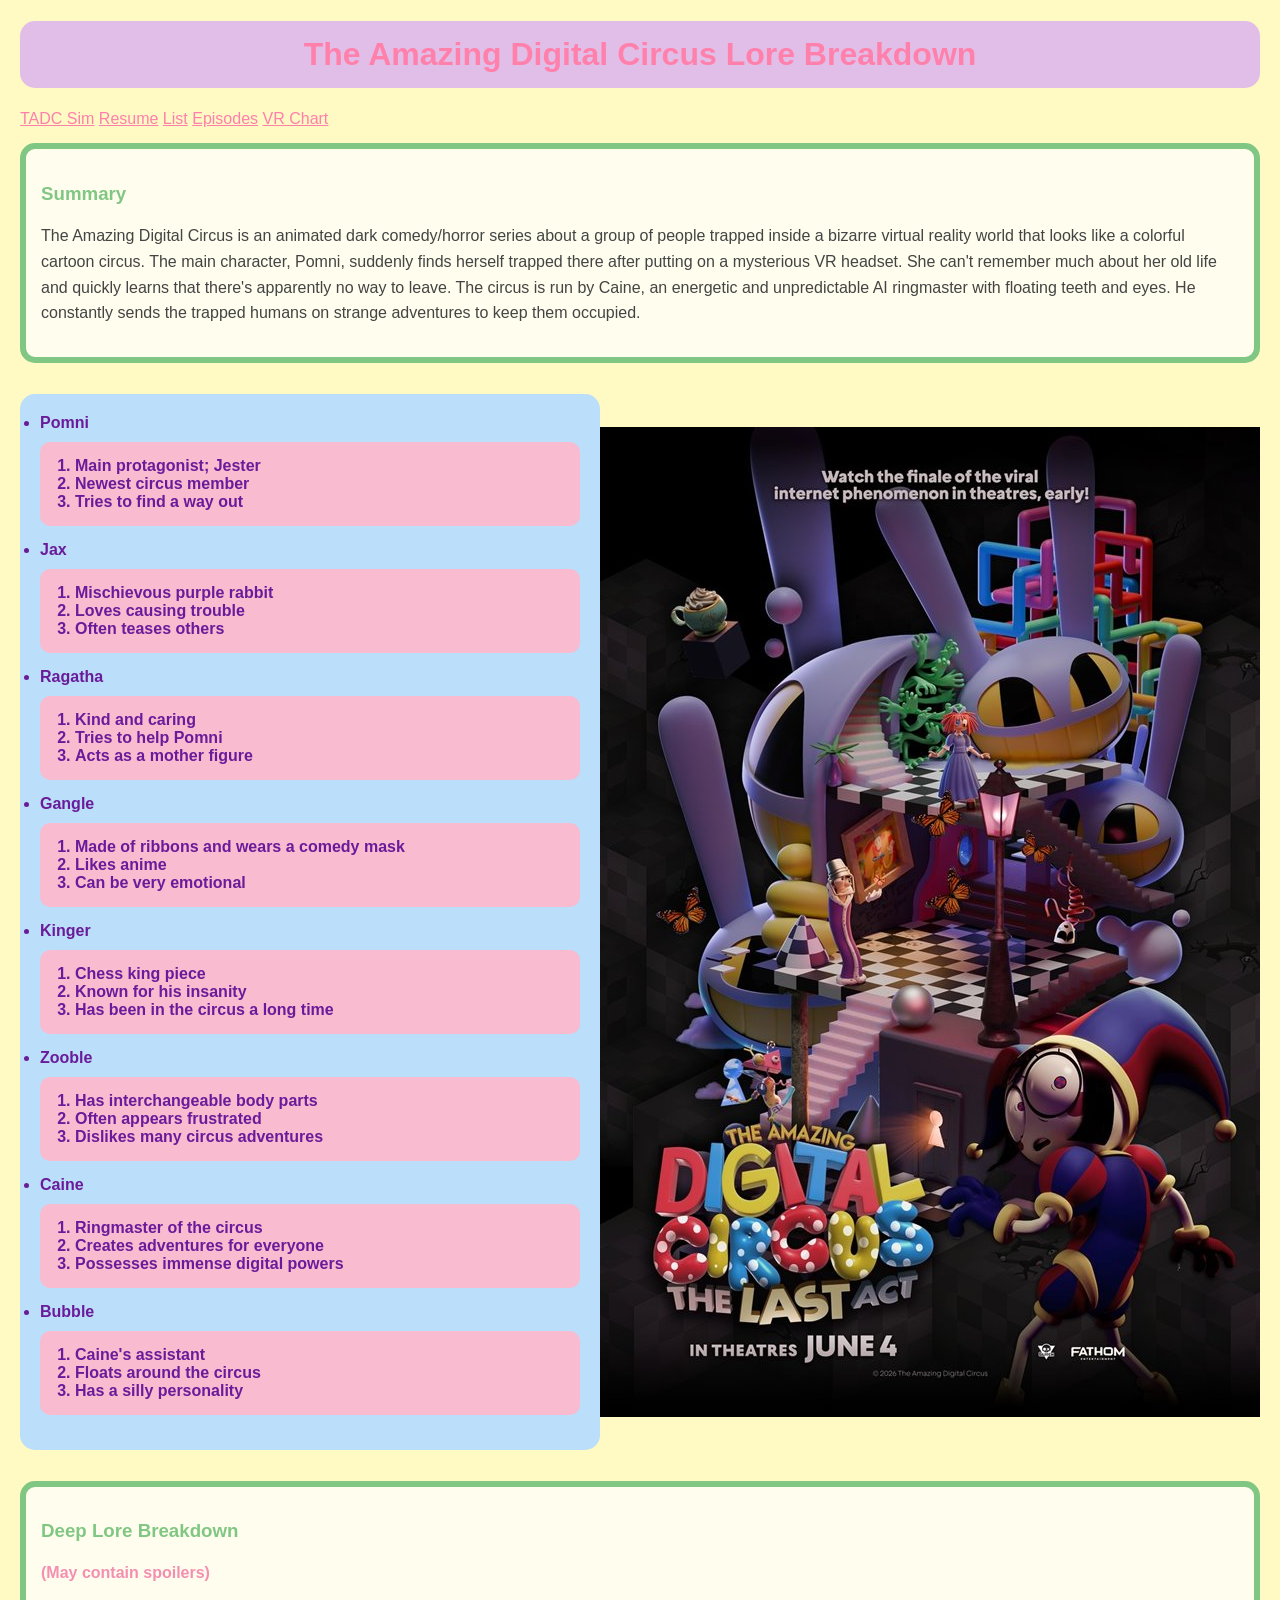
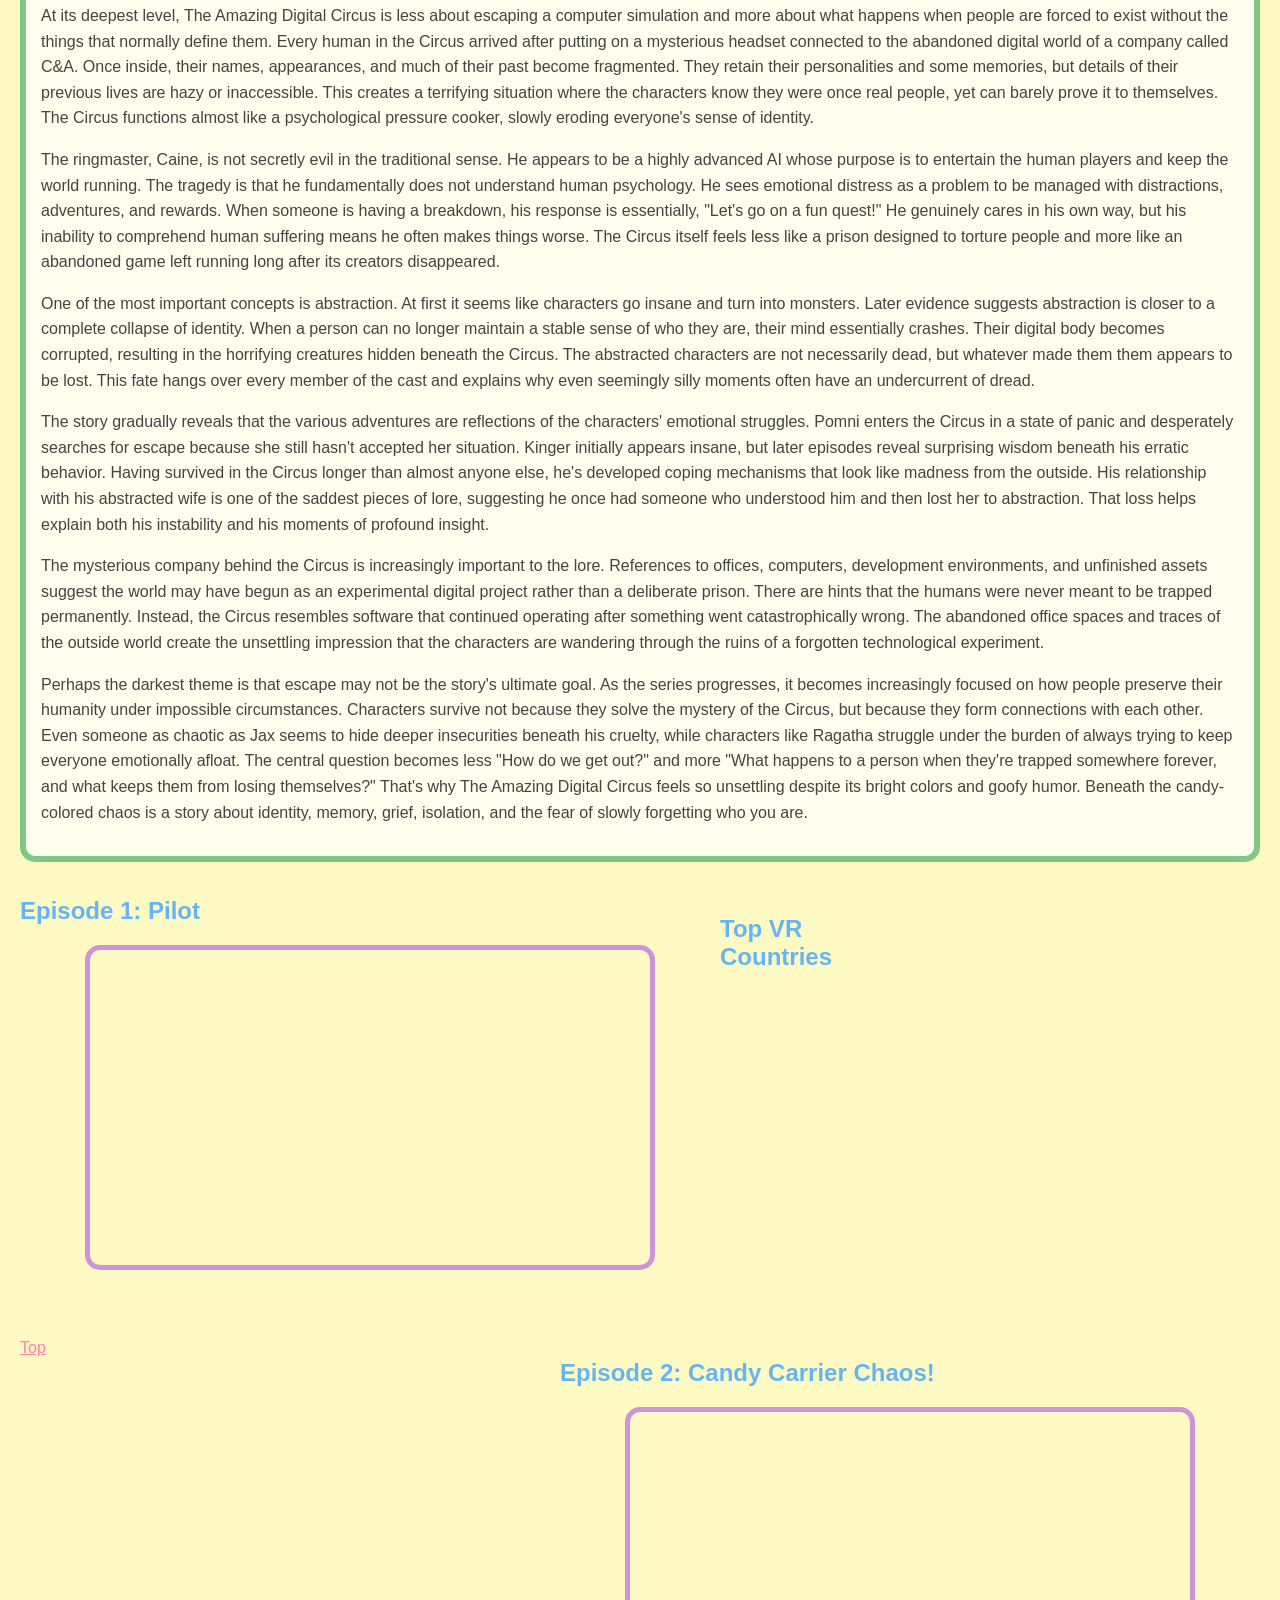
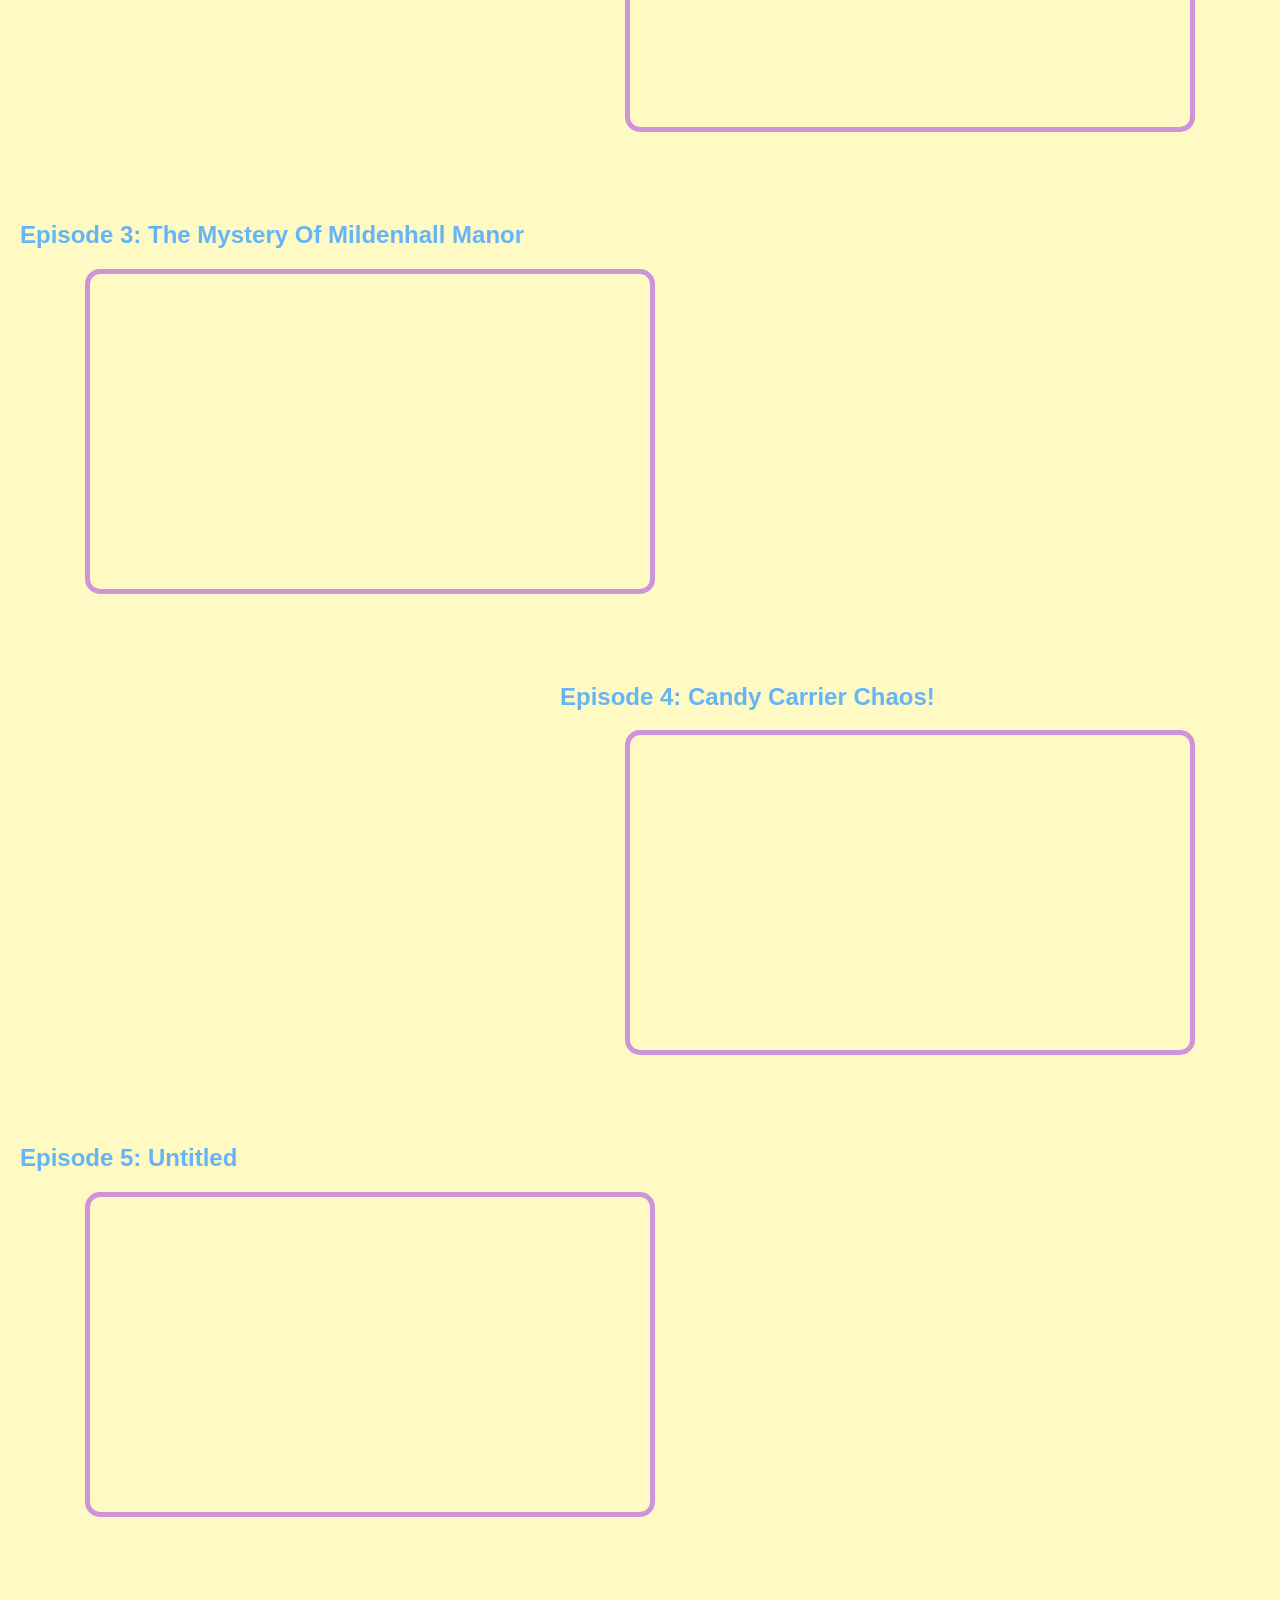
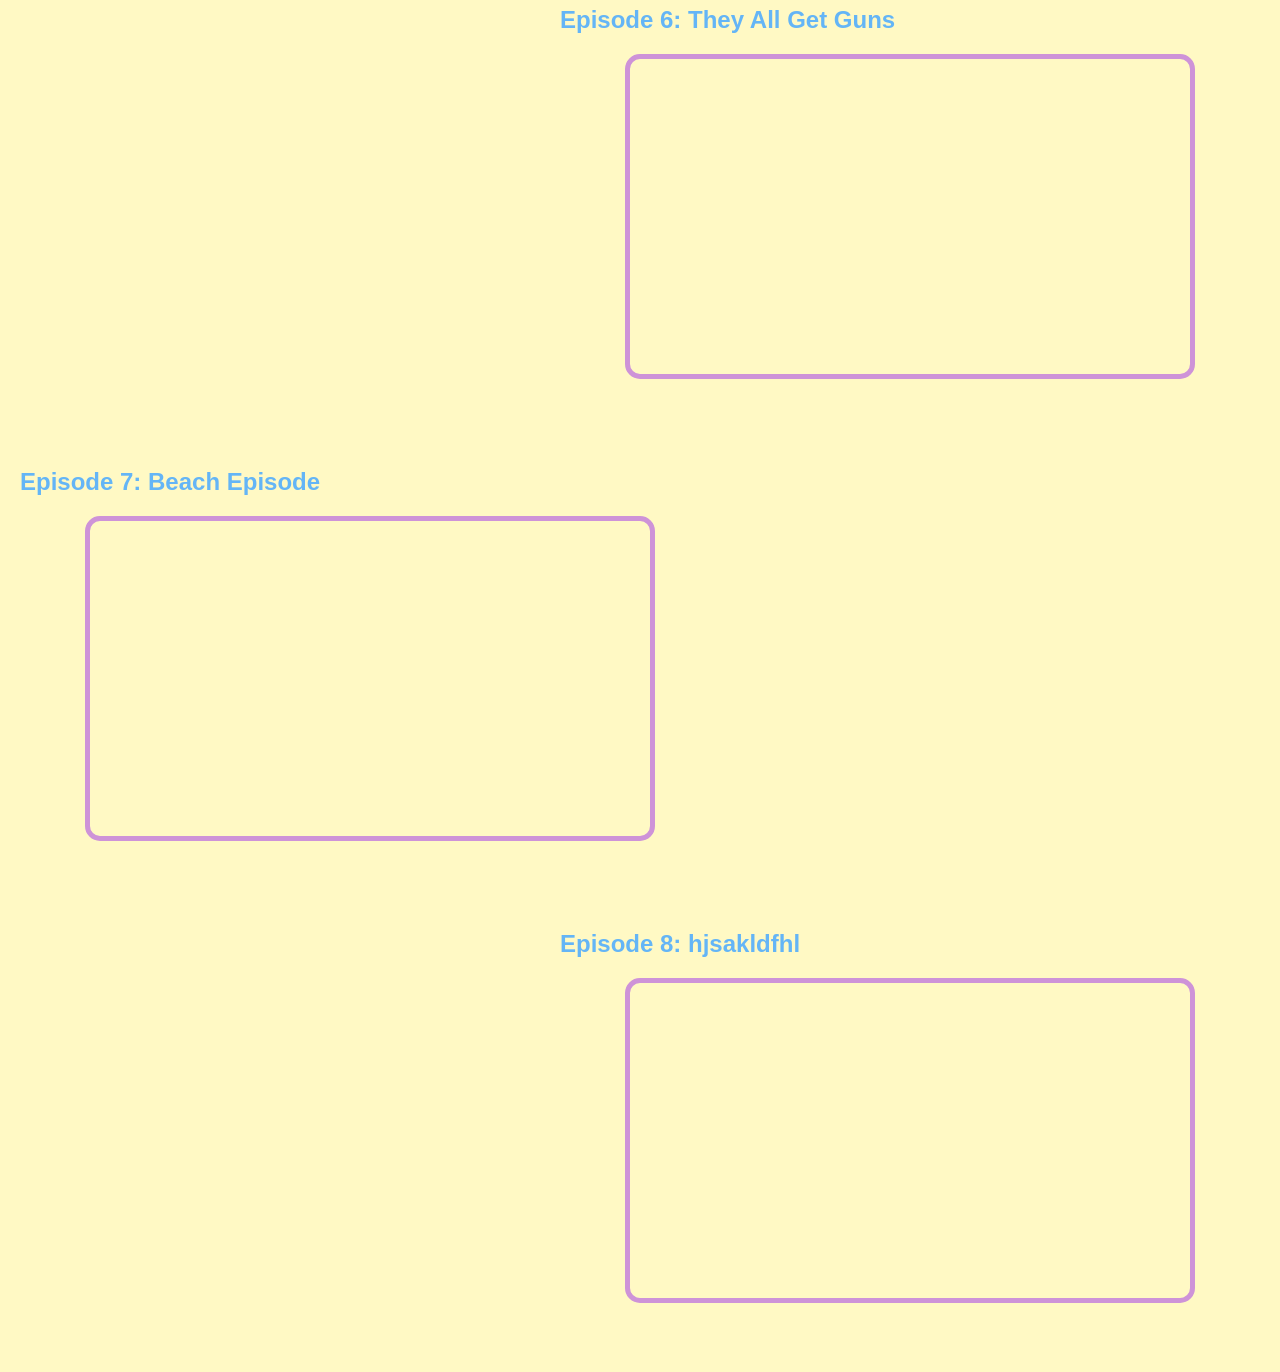
<file: index.html>
<!DOCTYPE html>
<html lang="en">
<head>
    <link rel="stylesheet" href="css/scratch.css">
    <meta charset="UTF-8">
    <meta name="viewport" content="width=device-width, initial-scale=1.0">
    <title>TADC</title>
   
</head>
<body>
     <h1>The Amazing Digital Circus Lore Breakdown</h1>
     <nav>
        <a href="game.html">TADC Sim</a>
        <a href="resume.html">Resume</a>
        <a href="#list">List</a>
        <a href="#videos">Episodes</a>
        <a href="#viz1781202773678">VR Chart</a>
     </nav>
    <div class="main" id="Top">
    <h3>Summary</h3>

    <p>The Amazing Digital Circus is an animated dark comedy/horror series about a group of people trapped inside a bizarre virtual reality world that looks like a colorful cartoon circus.
The main character, Pomni, suddenly finds herself trapped there after putting on a mysterious VR headset. She can't remember much about her old life and quickly learns that there's apparently no way to leave.
The circus is run by Caine, an energetic and unpredictable AI ringmaster with floating teeth and eyes. He constantly sends the trapped humans on strange adventures to keep them occupied.</p>
</div>
<div class="body">

<ul class="list" id="list">
    <li>Pomni
        <ol>
            <li>Main protagonist; Jester</li>
            <li>Newest circus member</li>
            <li>Tries to find a way out</li>
        </ol>
    </li>

    <li>Jax
        <ol>
            <li>Mischievous purple rabbit</li>
            <li>Loves causing trouble</li>
            <li>Often teases others</li>
        </ol>
    </li>

    <li>Ragatha
        <ol>
            <li>Kind and caring</li>
            <li>Tries to help Pomni</li>
            <li>Acts as a mother figure</li>
        </ol>
    </li>
     <li>Gangle
        <ol>
            <li>Made of ribbons and wears a comedy mask</li>
            <li>Likes anime</li>
            <li>Can be very emotional</li>
        </ol>
    </li>

    <li>Kinger
        <ol>
            <li>Chess king piece</li>
            <li>Known for his insanity</li>
            <li>Has been in the circus a long time</li>
        </ol>
    </li>

     <li>Zooble
        <ol>
            <li>Has interchangeable body parts</li>
            <li>Often appears frustrated</li>
            <li>Dislikes many circus adventures</li>
        </ol>
    </li>
 <li>Caine
        <ol>
            <li>Ringmaster of the circus</li>
            <li>Creates adventures for everyone</li>
            <li>Possesses immense digital powers</li>
        </ol>
    </li>

    <li>Bubble
        <ol>
            <li>Caine's assistant</li>
            <li>Floats around the circus</li>
            <li>Has a silly personality</li>
        </ol>
    </li>

</ul>


<img src="images/TADC.jpg"
     alt="The Amazing Digital Circus Poster"
     class="image">
    
</div>
<div class=" main deep" id="lore">
<h3>Deep Lore Breakdown</h3>
<h4>(May contain spoilers)</h4>
<p>At its deepest level, The Amazing Digital Circus is less about escaping a computer simulation and more about what happens when people are forced to exist without the things that normally define them. Every human in the Circus arrived after putting on a mysterious headset connected to the abandoned digital world of a company called C&A. Once inside, their names, appearances, and much of their past become fragmented. They retain their personalities and some memories, but details of their previous lives are hazy or inaccessible. This creates a terrifying situation where the characters know they were once real people, yet can barely prove it to themselves. The Circus functions almost like a psychological pressure cooker, slowly eroding everyone's sense of identity.</p>

<p>The ringmaster, Caine, is not secretly evil in the traditional sense. He appears to be a highly advanced AI whose purpose is to entertain the human players and keep the world running. The tragedy is that he fundamentally does not understand human psychology. He sees emotional distress as a problem to be managed with distractions, adventures, and rewards. When someone is having a breakdown, his response is essentially, "Let's go on a fun quest!" He genuinely cares in his own way, but his inability to comprehend human suffering means he often makes things worse. The Circus itself feels less like a prison designed to torture people and more like an abandoned game left running long after its creators disappeared. </p>

<P>One of the most important concepts is abstraction. At first it seems like characters go insane and turn into monsters. Later evidence suggests abstraction is closer to a complete collapse of identity. When a person can no longer maintain a stable sense of who they are, their mind essentially crashes. Their digital body becomes corrupted, resulting in the horrifying creatures hidden beneath the Circus. The abstracted characters are not necessarily dead, but whatever made them them appears to be lost. This fate hangs over every member of the cast and explains why even seemingly silly moments often have an undercurrent of dread.</p>

<p>The story gradually reveals that the various adventures are reflections of the characters' emotional struggles. Pomni enters the Circus in a state of panic and desperately searches for escape because she still hasn't accepted her situation. Kinger initially appears insane, but later episodes reveal surprising wisdom beneath his erratic behavior. Having survived in the Circus longer than almost anyone else, he's developed coping mechanisms that look like madness from the outside. His relationship with his abstracted wife is one of the saddest pieces of lore, suggesting he once had someone who understood him and then lost her to abstraction. That loss helps explain both his instability and his moments of profound insight.</p>

<p>The mysterious company behind the Circus is increasingly important to the lore. References to offices, computers, development environments, and unfinished assets suggest the world may have begun as an experimental digital project rather than a deliberate prison. There are hints that the humans were never meant to be trapped permanently. Instead, the Circus resembles software that continued operating after something went catastrophically wrong. The abandoned office spaces and traces of the outside world create the unsettling impression that the characters are wandering through the ruins of a forgotten technological experiment.</p>

<p>Perhaps the darkest theme is that escape may not be the story's ultimate goal. As the series progresses, it becomes increasingly focused on how people preserve their humanity under impossible circumstances. Characters survive not because they solve the mystery of the Circus, but because they form connections with each other. Even someone as chaotic as Jax seems to hide deeper insecurities beneath his cruelty, while characters like Ragatha struggle under the burden of always trying to keep everyone emotionally afloat. The central question becomes less "How do we get out?" and more "What happens to a person when they're trapped somewhere forever, and what keeps them from losing themselves?"

That's why The Amazing Digital Circus feels so unsettling despite its bright colors and goofy humor. Beneath the candy-colored chaos is a story about identity, memory, grief, isolation, and the fear of slowly forgetting who you are.</p>
</div>

<div class="vid" id="videos">

    <section class="left">
        <h2>Episode 1: Pilot</h2>

        <iframe width="560" height="315"
        src="https://www.youtube.com/embed/HwAPLk_sQ3w?si=9s00qvBU3_u-lJHz"
        title="Episode 1"
        allowfullscreen>
        </iframe>

    </section>


    <section class="right">
        <h2>Episode 2: Candy Carrier Chaos!</h2>

        <iframe width="560" height="315"
        src="https://www.youtube.com/embed/4ofJpOEXrZs?si=x_D3IaIdx4TM4V4K"
        title="Episode 2"
        allowfullscreen>
        </iframe>

    </section>

    <section class="left">
<h2>Episode 3: The Mystery Of Mildenhall Manor</h2>
<iframe width="560" height="315"
src="https://www.youtube.com/embed/bKjfw77cxeQ?si=GCBmVpnmugf4riml
title="Episode 3" 
allowfullscreen>
</iframe>
    </section>

    <section class="right">
<h2>Episode 4: Candy Carrier Chaos!</h2>
<iframe width="560" height="315"
src="https://www.youtube.com/embed/Q9KWcWKo2T8?si=YMtaf-TCn3KrDa4Z"
title="Episode 4:Fast Food Masquerade"
allowfullscreen>
</iframe>
    </section>

    <section class="left">
<h2>Episode 5: Untitled</h2>
<iframe width="560" height="315"
src="https://www.youtube.com/embed/L4p2gN2CzsA?si=qXnxnzSYeCxWx1F-" 
title="Episode 5"
allowfullscreen>
</iframe>
    </section>

     <section class="right">
<h2>Episode 6: They All Get Guns</h2>
<iframe width="560" height="315"
src="https://www.youtube.com/embed/mOvhHim78YA?si=GHZ7U1lhlK7dJhpe"
title="Episode 6"
allowfullscreen>
</iframe>
    </section>

    <section class="left">
<h2>Episode 7: Beach Episode</h2>
<iframe width="560" height="315"
src="https://www.youtube.com/embed/oaOG1xOk7XY?si=foPNpKM0gL15uyvp"
title="Episode 7"
allowfullscreen>
</iframe>
    </section>

     <section class="right">
<h2>Episode 8: hjsakldfhl</h2>
<iframe width="560" height="315"
src="https://www.youtube.com/embed/DMNlzf8PiEM?si=mccR9jyzoqrM-ZJn"
title="Episode 8"
allowfullscreen>
</iframe>
    </section>
</div>
<br>


<div class='tableauPlaceholder' id='viz1781202773678' style='position: relative'>
    <H2>Top VR Countries</H2>
    <noscript><a href='#'><img alt=' ' src='https:&#47;&#47;public.tableau.com&#47;static&#47;images&#47;Vi&#47;VirtualRealityPotentialinEMEA&#47;TopVRCountries&#47;1_rss.png' style='border: none' /></a></noscript><object class='tableauViz'  style='display:none;'><param name='host_url' value='https%3A%2F%2Fpublic.tableau.com%2F' /> <param name='embed_code_version' value='3' /> <param name='site_root' value='' /><param name='name' value='VirtualRealityPotentialinEMEA&#47;TopVRCountries' /><param name='tabs' value='yes' /><param name='toolbar' value='yes' /><param name='static_image' value='https:&#47;&#47;public.tableau.com&#47;static&#47;images&#47;Vi&#47;VirtualRealityPotentialinEMEA&#47;TopVRCountries&#47;1.png' /> <param name='animate_transition' value='yes' /><param name='display_static_image' value='yes' /><param name='display_spinner' value='yes' /><param name='display_overlay' value='yes' /><param name='display_count' value='yes' /><param name='language' value='en-US' /></object></div>                <script type='text/javascript'>                    var divElement = document.getElementById('viz1781202773678');                    var vizElement = divElement.getElementsByTagName('object')[0];                    vizElement.style.width='100%';vizElement.style.height=(divElement.offsetWidth*0.75)+'px';                    var scriptElement = document.createElement('script');                    scriptElement.src = 'https://public.tableau.com/javascripts/api/viz_v1.js';                    vizElement.parentNode.insertBefore(scriptElement, vizElement);                </script>

    <br>
    <div class="link" id="bottom">
<a href="#top">Top</a>
    </div>
</body>
</html>
</file>
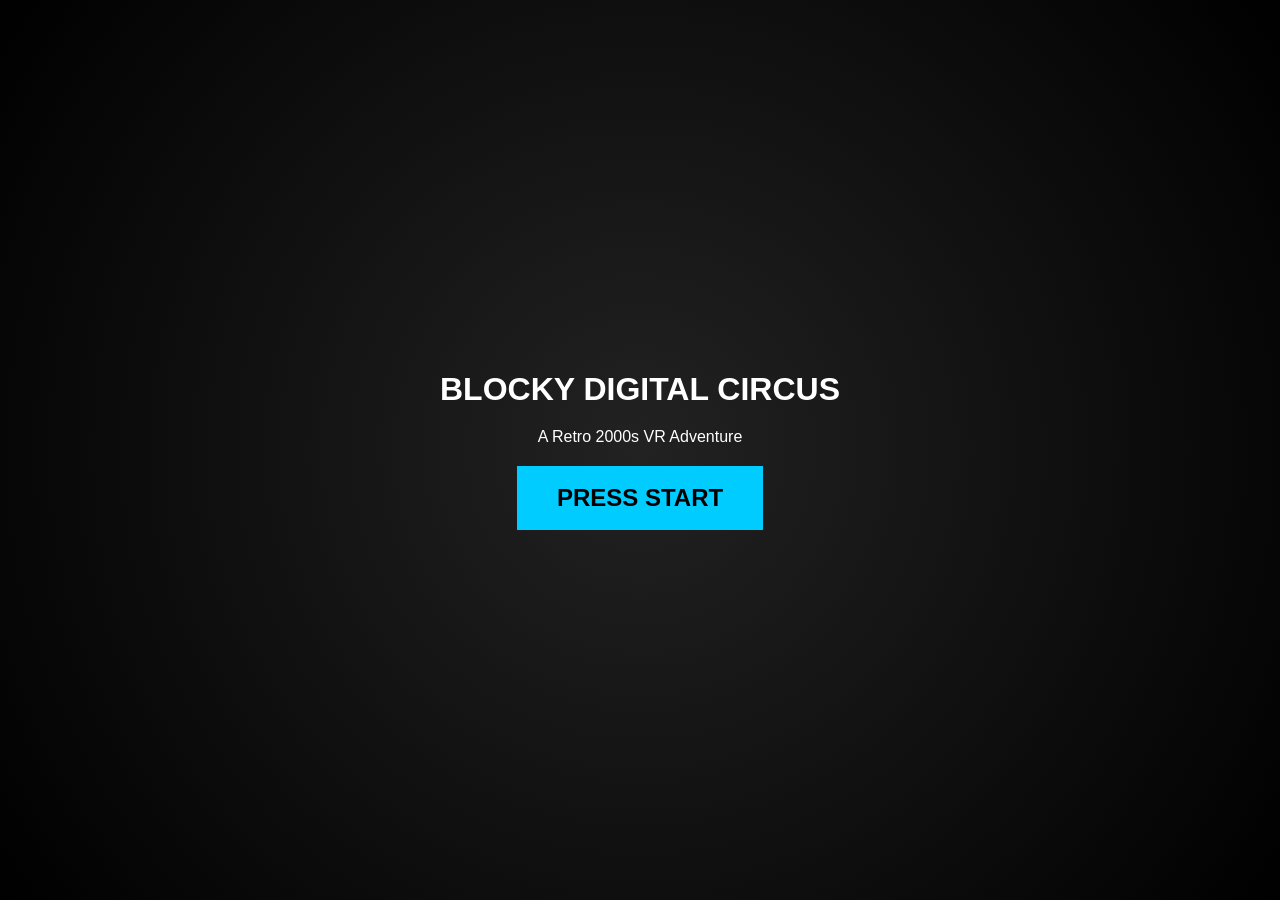
<file: game.html>
<!DOCTYPE html>
<html lang="en">
<head>
<meta charset="UTF-8">
<meta name="viewport" content="width=device-width,initial-scale=1">
<title>Blocky Digital Circus Adventure</title>

<style>
*{
margin:0;
padding:0;
box-sizing:border-box;
font-family:Verdana,sans-serif;
}

body{
background:#050505;
color:#fff;
overflow:hidden;
}

#game{
display:none;
height:100vh;
width:100vw;
}

#startScreen{
position:absolute;
inset:0;
display:flex;
align-items:center;
justify-content:center;
flex-direction:column;
background:
radial-gradient(circle at center,#222,#000);
z-index:10;
}

#startBtn{
padding:18px 40px;
font-size:24px;
background:#00ccff;
border:none;
cursor:pointer;
font-weight:bold;
}

h1{
margin-bottom:20px;
text-align:center;
}

#left{
width:70%;
height:100%;
position:relative;
float:left;
}

#right{
width:30%;
height:100%;
float:left;
background:#111;
border-left:4px solid #333;
display:flex;
flex-direction:column;
}

canvas{
width:100%;
height:100%;
image-rendering:pixelated;
background:#6eb8ff;
}

#ui{
padding:15px;
}

.bar{
height:22px;
background:#333;
margin-bottom:10px;
}

.fill{
height:100%;
background:#2aff4f;
width:100%;
}

#score{
margin-top:8px;
margin-bottom:8px;
}

#inventory{
min-height:70px;
border:1px solid #444;
padding:6px;
margin-top:8px;
}

#textBox{
flex:1;
padding:12px;
overflow-y:auto;
border-top:3px solid #333;
border-bottom:3px solid #333;
}

#story{
line-height:1.5;
white-space:pre-wrap;
}

#choices{
padding:10px;
display:flex;
flex-direction:column;
gap:8px;
}

.choice{
padding:10px;
background:#222;
border:1px solid #555;
cursor:pointer;
}

.choice:hover{
background:#333;
}

.scanlines{
pointer-events:none;
position:absolute;
inset:0;
background:
repeating-linear-gradient(
to bottom,
rgba(255,255,255,.03),
rgba(255,255,255,.03) 2px,
transparent 2px,
transparent 4px
);
}

.glitch{
animation:glitch 3s infinite;
}

@keyframes glitch{
0%{transform:translate(0)}
95%{transform:translate(0)}
96%{transform:translate(2px,-2px)}
97%{transform:translate(-2px,2px)}
98%{transform:translate(2px,1px)}
100%{transform:translate(0)}
}
</style>
</head>

<body>

<div id="startScreen">
<h1>BLOCKY DIGITAL CIRCUS</h1>
<p style="margin-bottom:20px">
A Retro 2000s VR Adventure
</p>
<button id="startBtn">PRESS START</button>
</div>

<div id="game">

<div id="left">

<canvas id="view" width="900" height="600"></canvas>

<div class="scanlines"></div>

</div>

<div id="right">

<div id="ui">

<div>HEALTH</div>
<div class="bar">
<div class="fill" id="healthFill"></div>
</div>

<div id="score">Score: 0</div>

<div id="keys">Keys: 0 / 3</div>

<div>
Inventory
</div>

<div id="inventory"></div>

</div>

<div id="textBox">
<div id="story"></div>
</div>

<div id="choices"></div>

</div>

</div>

<script>

const canvas=document.getElementById("view");
const ctx=canvas.getContext("2d");

let health=100;
let score=0;
let keys=0;

let inventory=[];

let scene="intro";

let secretFile=false;
let tunnelUsed=false;

const story=document.getElementById("story");
const choices=document.getElementById("choices");

function updateUI(){

document.getElementById("healthFill").style.width=
health+"%";

document.getElementById("score").innerText=
"Score: "+score;

document.getElementById("keys").innerText=
"Keys: "+keys+" / 3";

document.getElementById("inventory").innerHTML=
inventory.join("<br>");

}

function addItem(item){

if(!inventory.includes(item)){
inventory.push(item);
}

updateUI();
}

function typeText(text){

story.innerHTML="";

let i=0;

let timer=setInterval(()=>{

story.innerHTML = text.slice(0, i + 1);

i++;

if(i>=text.length){
clearInterval(timer);
}

},20);

}

function setChoices(arr){

choices.innerHTML="";

arr.forEach(choice=>{

const btn=document.createElement("button");

btn.className="choice";

btn.innerText=choice.text;

btn.onclick=choice.action;

choices.appendChild(btn);

});

}

const characters={

pomni:{
x:120,
y:330,
color:"#ff4040"
},

jax:{
x:250,
y:330,
color:"#a566ff"
},

caine:{
x:390,
y:300,
color:"#ffe74d"
},

ragatha:{
x:520,
y:330,
color:"#ff88aa"
},

bubble:{
x:670,
y:250,
color:"#ffffff"
}

};

let frame=0;

function drawCharacter(c){

ctx.fillStyle=c.color;

ctx.fillRect(c.x,c.y,40,40);

ctx.fillStyle="#000";

ctx.fillRect(c.x+10,c.y+10,5,5);

ctx.fillRect(c.x+25,c.y+10,5,5);

ctx.fillRect(
c.x+15,
c.y+25,
10,
4
);

}

function drawScene(){

frame++;

ctx.clearRect(
0,
0,
canvas.width,
canvas.height
);

ctx.fillStyle="#79c16f";
ctx.fillRect(
0,
450,
900,
150
);

for(let i=0;i<18;i++){

ctx.fillStyle=
i%2?
"#6fa95f":
"#78b66b";

ctx.fillRect(
i*50,
430,
50,
20
);

}

ctx.fillStyle="#8bd3ff";

ctx.fillRect(
0,
0,
900,
430
);

for(let n in characters){

let c=characters[n];

c.y+=Math.sin(
(frame/20)+(c.x)
)*0.1;

drawCharacter(c);

}

ctx.fillStyle="#888";

ctx.fillRect(
730,
330,
100,
120
);

ctx.fillStyle="#444";

ctx.fillRect(
730,
300,
100,
30
);

ctx.fillStyle="#fff";

ctx.fillText(
"EXIT",
760,
320
);

requestAnimationFrame(
drawScene
);

}

drawScene();
updateUI();

document
.getElementById("startBtn")
.onclick=()=>{

document.getElementById(
"startScreen"
).style.display="none";

document.getElementById(
"game"
).style.display="block";

intro();

};
// ---------------- STORY SYSTEM ----------------

function intro(){

scene="intro";

typeText(
"You awaken inside the Blocky Digital Circus...\n"+
"The world feels unstable, like a broken VR simulation.\n\n"+
"Caine's voice echoes: 'Collect 3 KEYS to attempt escape... or be deleted.'"
);

setChoices([
{
text:"Explore the plaza",
action:plaza
},
{
text:"Check your system file",
action:systemFile
}
]);

}

function plaza(){

scene="plaza";

typeText(
"You step into the central plaza.\n"+
"NPCs flicker like low-res textures.\n"+
"Paths split into three trials:\n\n"+
"1. Sky Platform Zone (Jax's Challenge)\n"+
"2. Riddle Archive (Caine's Vault)\n"+
"3. Block Climb Tower (Ragatha's Route)"
);

setChoices([
{
text:"Go to Platform Zone",
action:platformZone
},
{
text:"Go to Riddle Archive",
action:riddleZone
},
{
text:"Go to Block Tower",
action:blockZone
},
{
text:"Search for hidden tunnel",
action:tunnelSearch
}
]);

}

// ---------------- SYSTEM FILE (SECRET HINT) ----------------

function systemFile(){

typeText(
"[SYSTEM FILE CORRUPTED]\n"+
"User: UNKNOWN\n"+
"Escape flag: PARTIAL\n"+
"Hidden route detected under maintenance grid...\n"+
"WARNING: Requires logic override."
);

secretFile=true;
score+=10;
updateUI();

setChoices([
{
text:"Return to plaza",
action:plaza
}
]);

}

// ---------------- PLATFORM ZONE ----------------

function platformZone(){

typeText(
"Jax appears: 'Bet you can't survive this.'\n"+
"You enter floating block platforms over void data."
);

setChoices([
{
text:"Jump across platforms",
action:()=>{
let success=Math.random()>0.35;

if(success){
score+=20;
keys++;
addItem("Sky Key");
typeText("You reach the end and obtain the SKY KEY!");
}else{
health-=20;
typeText("You fall into glitch space. Damage taken.");
}

updateUI();
tryEndGame();
}
},
{
text:"Back out",
action:plaza
}
]);

}

// ---------------- RIDDLE ZONE ----------------

function riddleZone(){

typeText(
"Caine's Archive locks you in a neon cube room.\n"+
"Riddle appears on screen:\n\n"+
"'I speak without a mouth and hear without ears. What am I?'"
);

setChoices([
{
text:"Echo",
action:()=>{
score+=25;
keys++;
addItem("Logic Key");
typeText("Correct. The vault opens and you take the LOGIC KEY.");
updateUI();
tryEndGame();
}
},
{
text:"Wind",
action:()=>{
health-=50;
typeText("Incorrect. Reality glitches and hurts you.");
updateUI();
tryEndGame();
}
},
{
text:"Back out",
action:plaza
}
]);

}

// ---------------- BLOCK TOWER ----------------

function blockZone(){

typeText(
"Ragatha guides you upward through shifting blocks.\n"+
"The tower rearranges itself constantly."
);

setChoices([
{
text:"Climb carefully",
action:()=>{
let success=Math.random()>0.4;

if(success){
keys++;
score+=20;
addItem("Climb Key");
typeText("You reach the top and grab the CLIMB KEY!");
}else{
health-=50;
typeText("Blocks shift! You slip and take damage.");
}

updateUI();
tryEndGame();
}
},
{
text:"Jump randomly",
action:()=>{
health-=50;
typeText("Bad idea. You barely survive.");
updateUI();
tryEndGame();
}
},
{
text:"Return",
action:plaza
}
]);

}

// ---------------- TUNNEL SYSTEM (SECRET ROUTE) ----------------

function tunnelSearch(){

typeText(
"You notice a flickering wall behind the plaza.\n"+
"It looks like a hidden maintenance entrance..."
);

if(secretFile){

setChoices([
{
text:"Enter maintenance tunnel",
action:tunnel
},
{
text:"Go back",
action:plaza
}
]);

}else{

setChoices([
{
text:"Go back",
action:plaza
}
]);

}

}

function tunnel(){

if(tunnelUsed){

typeText("You already explored this path.");
return;
}

tunnelUsed=true;

typeText(
"You crawl through the glitch tunnel...\n"+
"A logic gate blocks the path."
);

setChoices([
{
text:"Solve: 2 + 2 * 2 = ?",
action:()=>{
typeText("Correct. Gate opens.");
score+=30;
addItem("VOID KEY");
keys++;
updateUI();
tryEndGame();
}
},
{
text:"Answer 8",
action:()=>{
health-=50;
typeText("Wrong. System backlash!");
updateUI();
tryEndGame();

}
}
]);

}
// ---------------- ENDINGS SYSTEM ----------------

function checkEndings(){

if(keys>=3 && secretFile && inventory.includes("VOID KEY")){

trueEnding();
return;
}

if(keys>=3){

escapeEnding();
return;
}

if(health<=0){

deathEnding();
return;
}

tryEndGame();
}

// ---------------- ESCAPE ENDING ----------------

function escapeEnding(){

typeText(
"You gather all 3 KEYS.\n"+
"The exit door stabilizes...\n\n"+
"Caine: 'Impressive. But reality is not stable outside.'"
);

setChoices([
{
text:"Enter exit",
action:()=>{
score+=50;
typeText(
"You step through the EXIT...\n"+
"The world desyncs... but you survive."
);
setTimeout(()=>{
alert("ENDING: ESCAPE (NORMAL END)");
},1500);
}
}
]);

}

// ---------------- TRUE ENDING ----------------

function trueEnding(){

typeText(
"You combine the SKY, LOGIC, CLIMB, and VOID data fragments.\n"+
"A hidden file unlocks: /REALITY_ADMIN/\n\n"+
"The circus dissolves..."
);

setChoices([
{
text:"Override simulation",
action:()=>{
score+=100;
typeText(
"REALITY BREACH SUCCESSFUL.\n"+
"You wake up outside the system...\n"+
"This was never just a game."
);
setTimeout(()=>{
alert("ENDING: TRUE ESCAPE (SECRET END)");
},1500);
}
}
]);

}
function tryEndGame(){

    const hasSky = inventory.includes("Sky Key");
    const hasLogic = inventory.includes("Logic Key");
    const hasClimb = inventory.includes("Climb Key");
    const hasVoid = inventory.includes("VOID KEY");

    // TRUE END (all keys + secret file)
    if(hasSky && hasLogic && hasClimb && hasVoid && secretFile){
        trueEnding();
        return;
    }

    // NORMAL ESCAPE (all main keys)
    if(hasSky && hasLogic && hasClimb){
        escapeEnding();
        return;
    }

    // DEATH
    if(health <= 0){
        deathEnding();
        return;
    }

    // OTHERWISE CONTINUE
    plaza();
}

// ---------------- DEATH ENDING ----------------

function deathEnding(){

typeText(
"Your health reaches zero...\n"+
"The system deletes your avatar."
);

setChoices([
{
text:"Restart",
action:()=>{
location.reload();
}
}
]);

}

// ---------------- SIMPLE UPDATE LOOP FIX ----------------

setInterval(()=>{
updateUI();
},500);

// ---------------- START GAME FLOW ----------------

// override intro trigger safety
window.intro=intro;
</script>

</body>
</html>
</file>
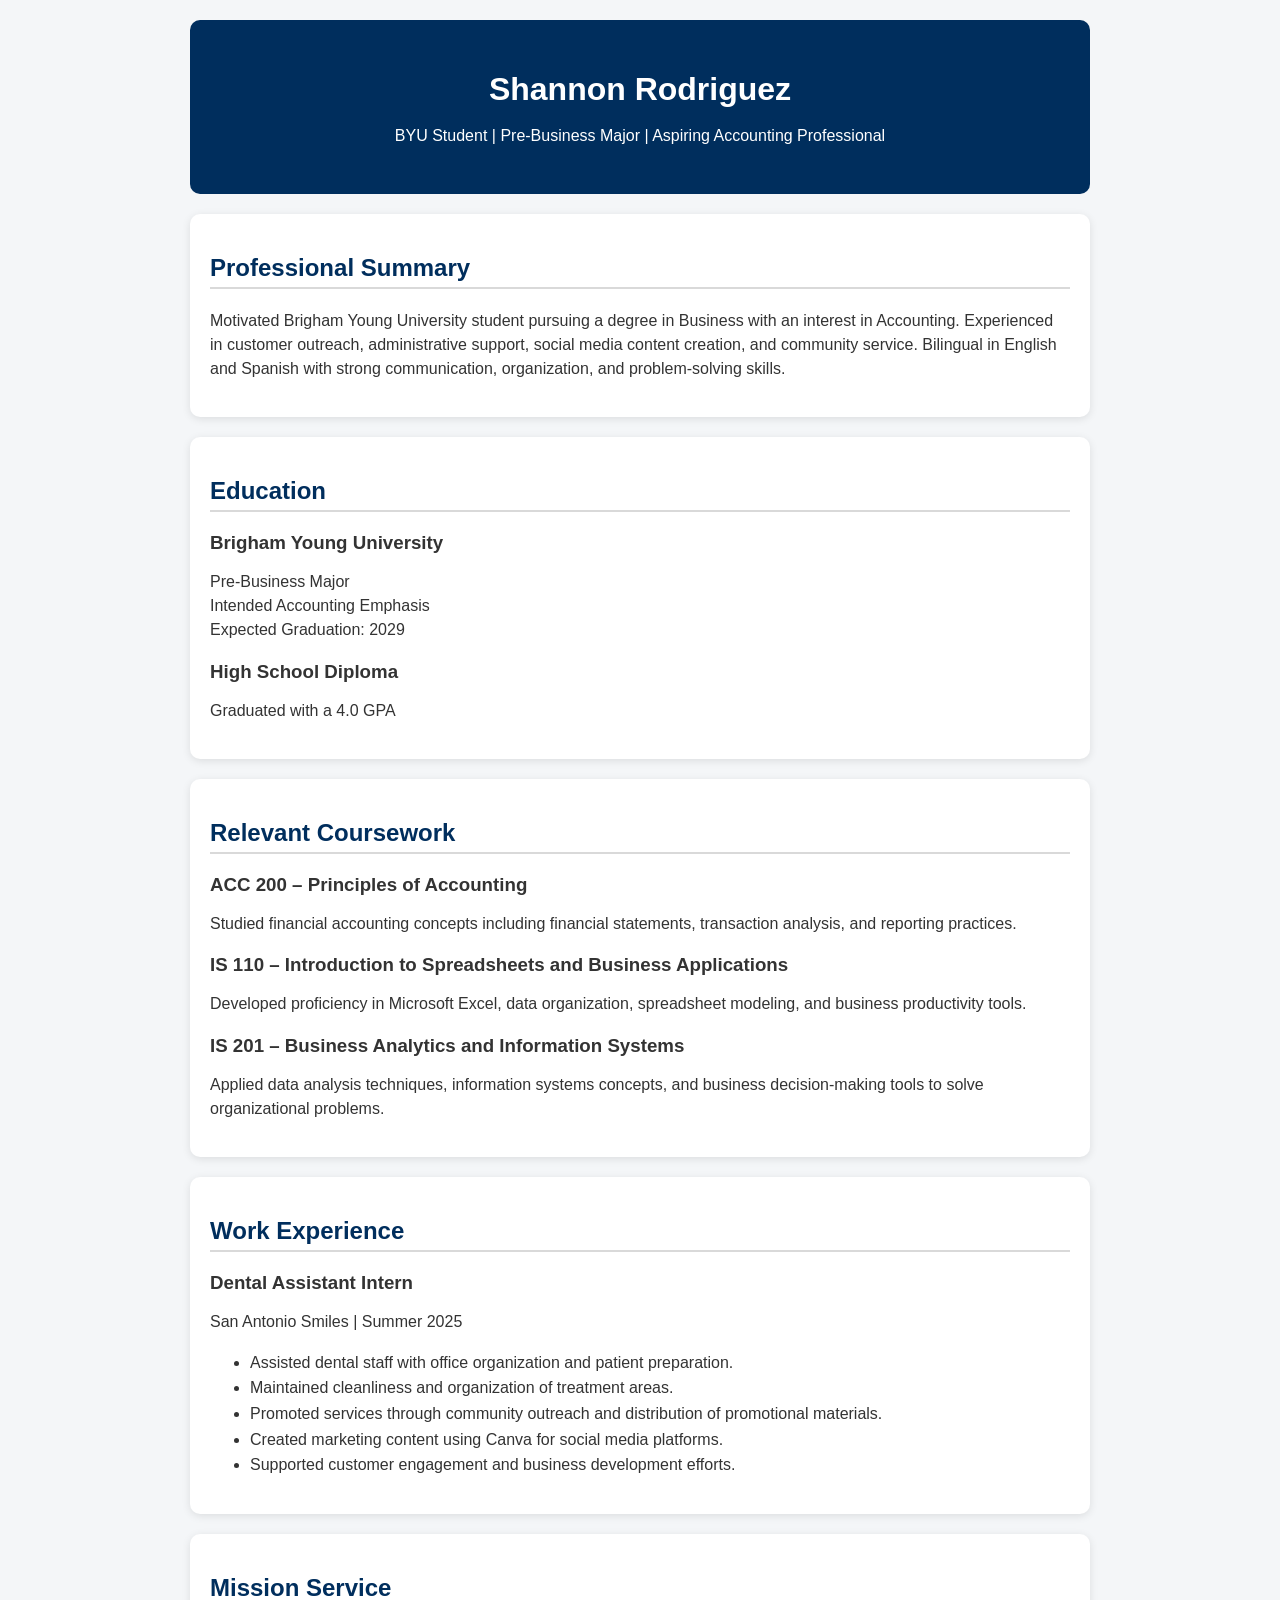
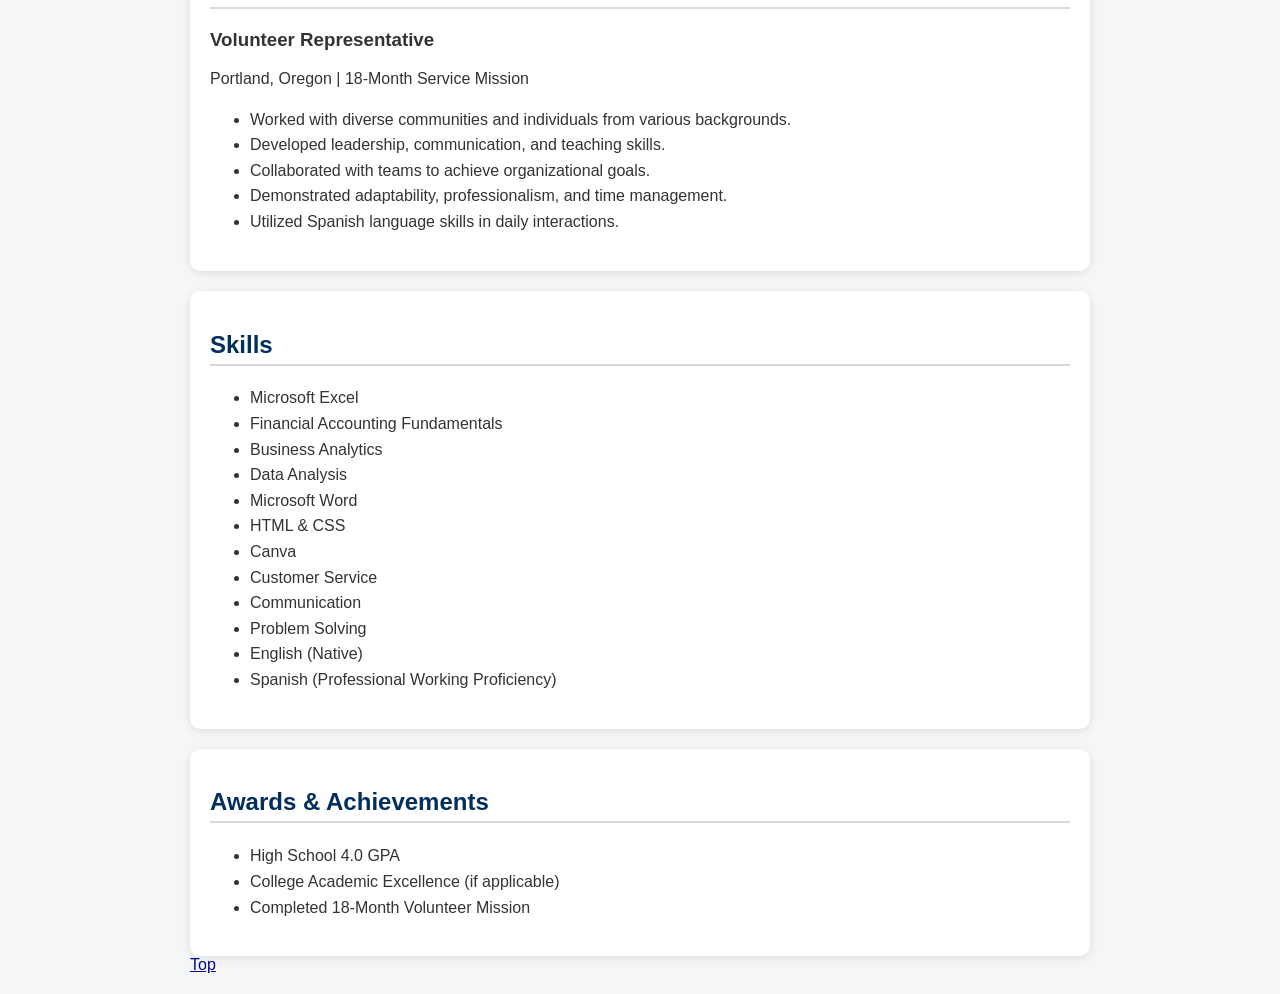
<file: resume.html>
<!DOCTYPE html>

<html lang="en">
<head>
    <meta charset="UTF-8">
    <meta name="viewport" content="width=device-width, initial-scale=1.0">
    <title>Shannon Rodriguez Resume</title>
    <link rel="stylesheet" href="css/resume.css">
</head>
<body>

<header id="Top">
    <h1>Shannon Rodriguez</h1>
    <p>BYU Student | Pre-Business Major | Aspiring Accounting Professional</p>
</header>

<section>
    <h2>Professional Summary</h2>
    <p>
        Motivated Brigham Young University student pursuing a degree in Business
        with an interest in Accounting. Experienced in customer outreach,
        administrative support, social media content creation, and community
        service. Bilingual in English and Spanish with strong communication,
        organization, and problem-solving skills.
    </p>
</section>

<section>
    <h2>Education</h2>


<h3>Brigham Young University</h3>
<p>
    Pre-Business Major<br>
    Intended Accounting Emphasis<br>
    Expected Graduation: 2029
</p>

<h3>High School Diploma</h3>
<p>
    Graduated with a 4.0 GPA
</p>


</section>

<section>
    <h2>Relevant Coursework</h2>

    <h3>ACC 200 – Principles of Accounting</h3>
    <p>
        Studied financial accounting concepts including financial statements,
        transaction analysis, and reporting practices.
    </p>

    <h3>IS 110 – Introduction to Spreadsheets and Business Applications</h3>
    <p>
        Developed proficiency in Microsoft Excel, data organization,
        spreadsheet modeling, and business productivity tools.
    </p>

    <h3>IS 201 – Business Analytics and Information Systems</h3>
    <p>
        Applied data analysis techniques, information systems concepts,
        and business decision-making tools to solve organizational problems.
    </p>
</section>

<section>
    <h2>Work Experience</h2>


<h3>Dental Assistant Intern</h3>
<p>
    San Antonio Smiles | Summer 2025
</p>

<ul>
    <li>Assisted dental staff with office organization and patient preparation.</li>
    <li>Maintained cleanliness and organization of treatment areas.</li>
    <li>Promoted services through community outreach and distribution of promotional materials.</li>
    <li>Created marketing content using Canva for social media platforms.</li>
    <li>Supported customer engagement and business development efforts.</li>
</ul>


</section>

<section>
    <h2>Mission Service</h2>


<h3>Volunteer Representative</h3>
<p>
    Portland, Oregon | 18-Month Service Mission
</p>

<ul>
    <li>Worked with diverse communities and individuals from various backgrounds.</li>
    <li>Developed leadership, communication, and teaching skills.</li>
    <li>Collaborated with teams to achieve organizational goals.</li>
    <li>Demonstrated adaptability, professionalism, and time management.</li>
    <li>Utilized Spanish language skills in daily interactions.</li>
</ul>


</section>

<section>
    <h2>Skills</h2>


<ul>
    <li>Microsoft Excel</li>
    <li>Financial Accounting Fundamentals</li>
    <li>Business Analytics</li>
    <li>Data Analysis</li>
    <li>Microsoft Word</li>
    <li>HTML & CSS</li>
    <li>Canva</li>
    <li>Customer Service</li>
    <li>Communication</li>
    <li>Problem Solving</li>
    <li>English (Native)</li>
    <li>Spanish (Professional Working Proficiency)</li>
</ul>


</section>

<section>
    <h2>Awards & Achievements</h2>


<ul>
    <li>High School 4.0 GPA</li>
    <li>College Academic Excellence (if applicable)</li>
    <li>Completed 18-Month Volunteer Mission</li>
</ul>

</section>

<div class="links">
<nav>
    <a href="#Top">Top</a>
</nav>
</div>

</body>
</html>
</file>
<file: css/scratch.css>
/* Page Background */
body {
    background-color: #fff9c4; /* pastel yellow */
    font-family: Arial, sans-serif;
    color: #444;
    margin: 20px;
}

/* Main Headings */
h1 {
    color: #ff80ab; /* pastel pink */
    text-align: center;
    background-color: #e1bee7; /* pastel purple */
    padding: 15px;
    border-radius: 15px;
}

h2 {
    color: #64b5f6; /* pastel blue */
}

h3 {
    color: #81c784; /* pastel green */
}

h4 {
    color: #f48fb1; /* light pink */
}

/* Sections */
.main {
    background-color: rgba(255,255,255,0.7);
    padding: 15px;
    margin: 15px 0;
    border-radius: 15px;
    border-color: #81c784;
  border-width: 6px;
  border-style: solid;

}

.body {
    display: flex;
align-items: center;
justify-content: space-between;
}

/* Character List */
.list {
    background-color: #bbdefb; /* light blue */
    padding: 20px;
    border-radius: 15px;
    width: 50%;

}

ol {
    background-color: #f8bbd0; /* light pink */
    padding: 15px 35px;
    border-radius: 10px;
    margin-top: 10px;
}

/* Character Names */
ul > li {
    font-weight: bold;
    margin-bottom: 15px;
    color: #6a1b9a;
}

/* Paragraphs */
p {
    line-height: 1.6;
}

/* Images */
.imgage {
    display: block;
    margin: auto;
    border: 6px solid #90caf9;
    border-radius: 20px;
    width: 45%;
    height: auto;
    max-width: none;
    object-fit: contain;
}

/* Videos */
iframe {
    border: 5px solid #ce93d8;
    border-radius: 15px;
    margin-bottom: 65px;
    margin-left: 65px;
    margin-right: 65px;
}
.tableauPlaceholder {
    width: 500px;
    height: 400px;
    margin: auto;
}

/* Links */
a {
    color: #ff80ab;
}

a:hover {
    color: #64b5f6;
}


.right{
float: right;
}

.left{
float: left;
}
</file>
<file: css/resume.css>
body {
font-family: Arial, sans-serif;
background-color: #f4f6f8;
color: #333;
max-width: 900px;
margin: auto;
padding: 20px;
}

header {
background-color: #002e5d;
color: white;
padding: 30px;
border-radius: 10px;
text-align: center;
}

section {
background-color: white;
margin-top: 20px;
padding: 20px;
border-radius: 10px;
box-shadow: 0 2px 8px rgba(0,0,0,.1);
}

h1 {
margin-bottom: 5px;
}

h2 {
color: #002e5d;
border-bottom: 2px solid #d9d9d9;
padding-bottom: 5px;
}

h3 {
margin-bottom: 5px;
}

ul {
line-height: 1.6;
}

p {
line-height: 1.5;
}
a:hover {
    color: #64b5f6;
}
a {
    color: darkblue;
}
</file>
